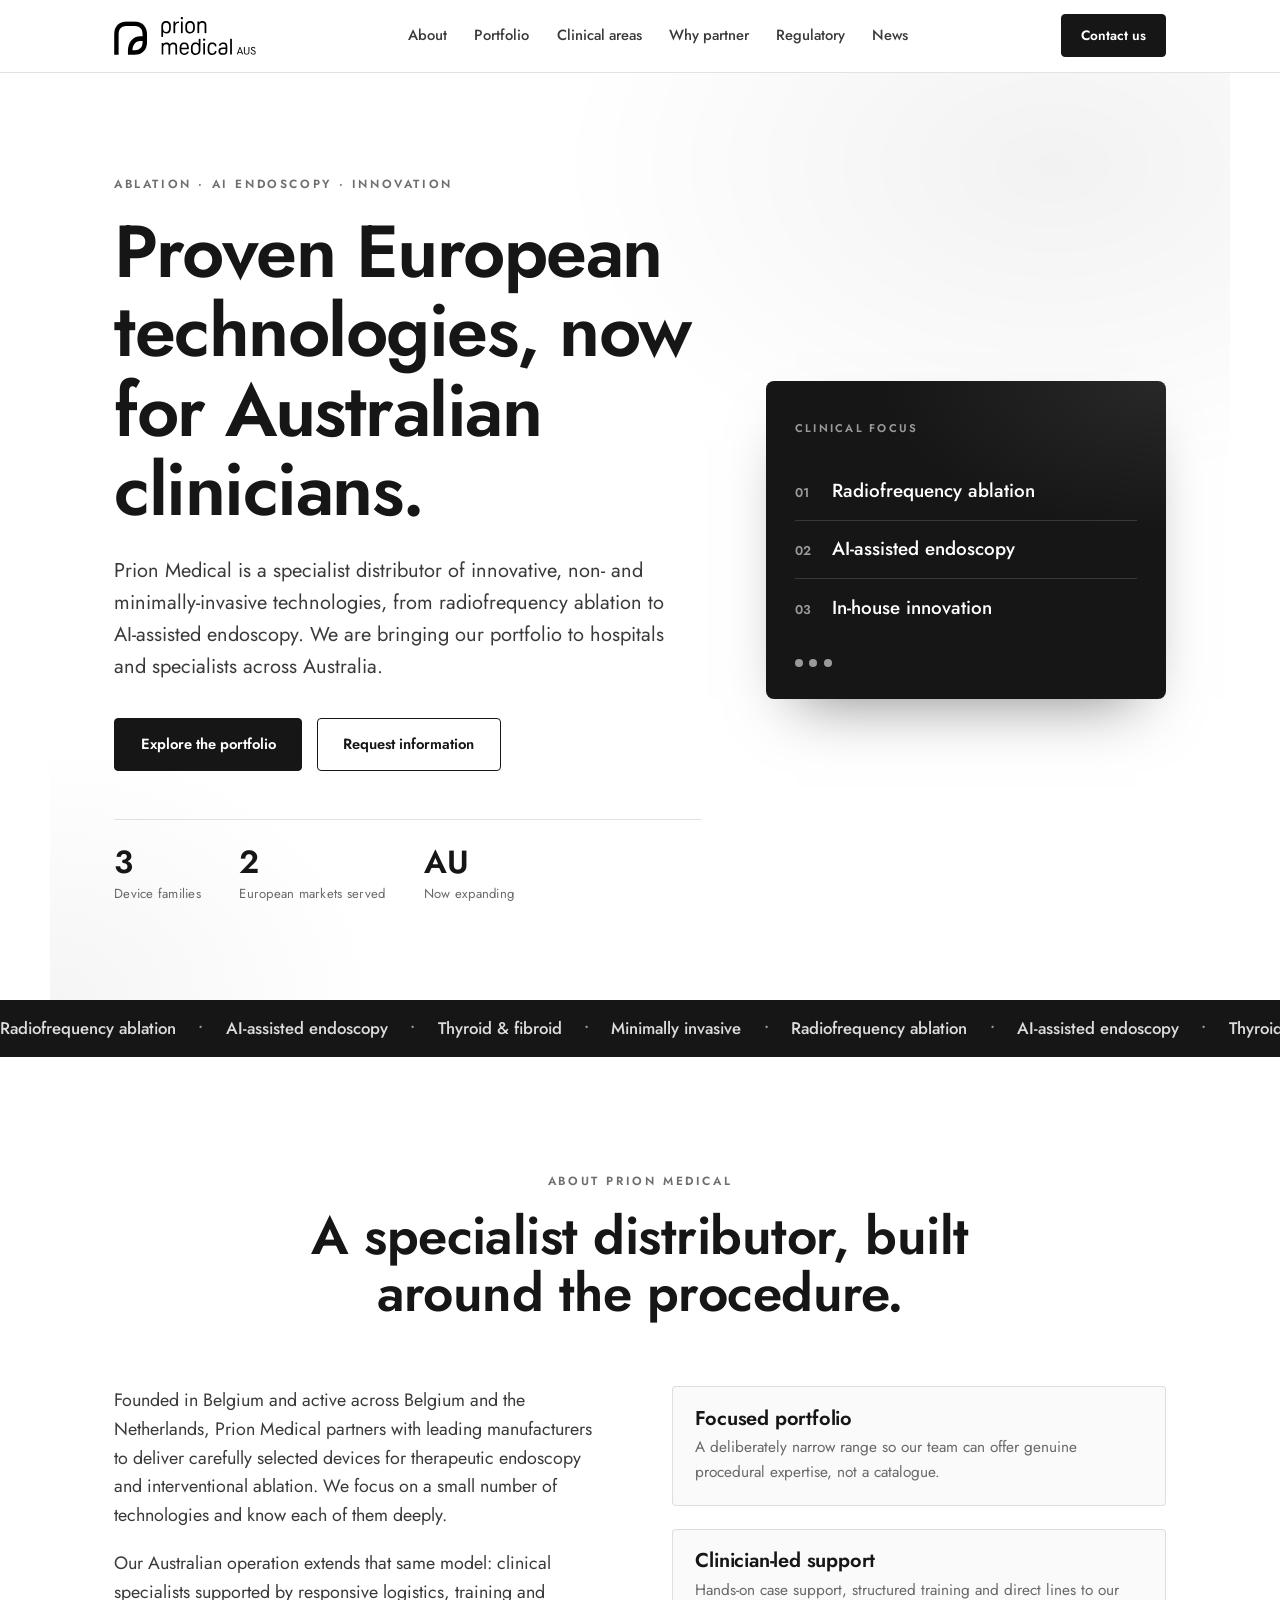
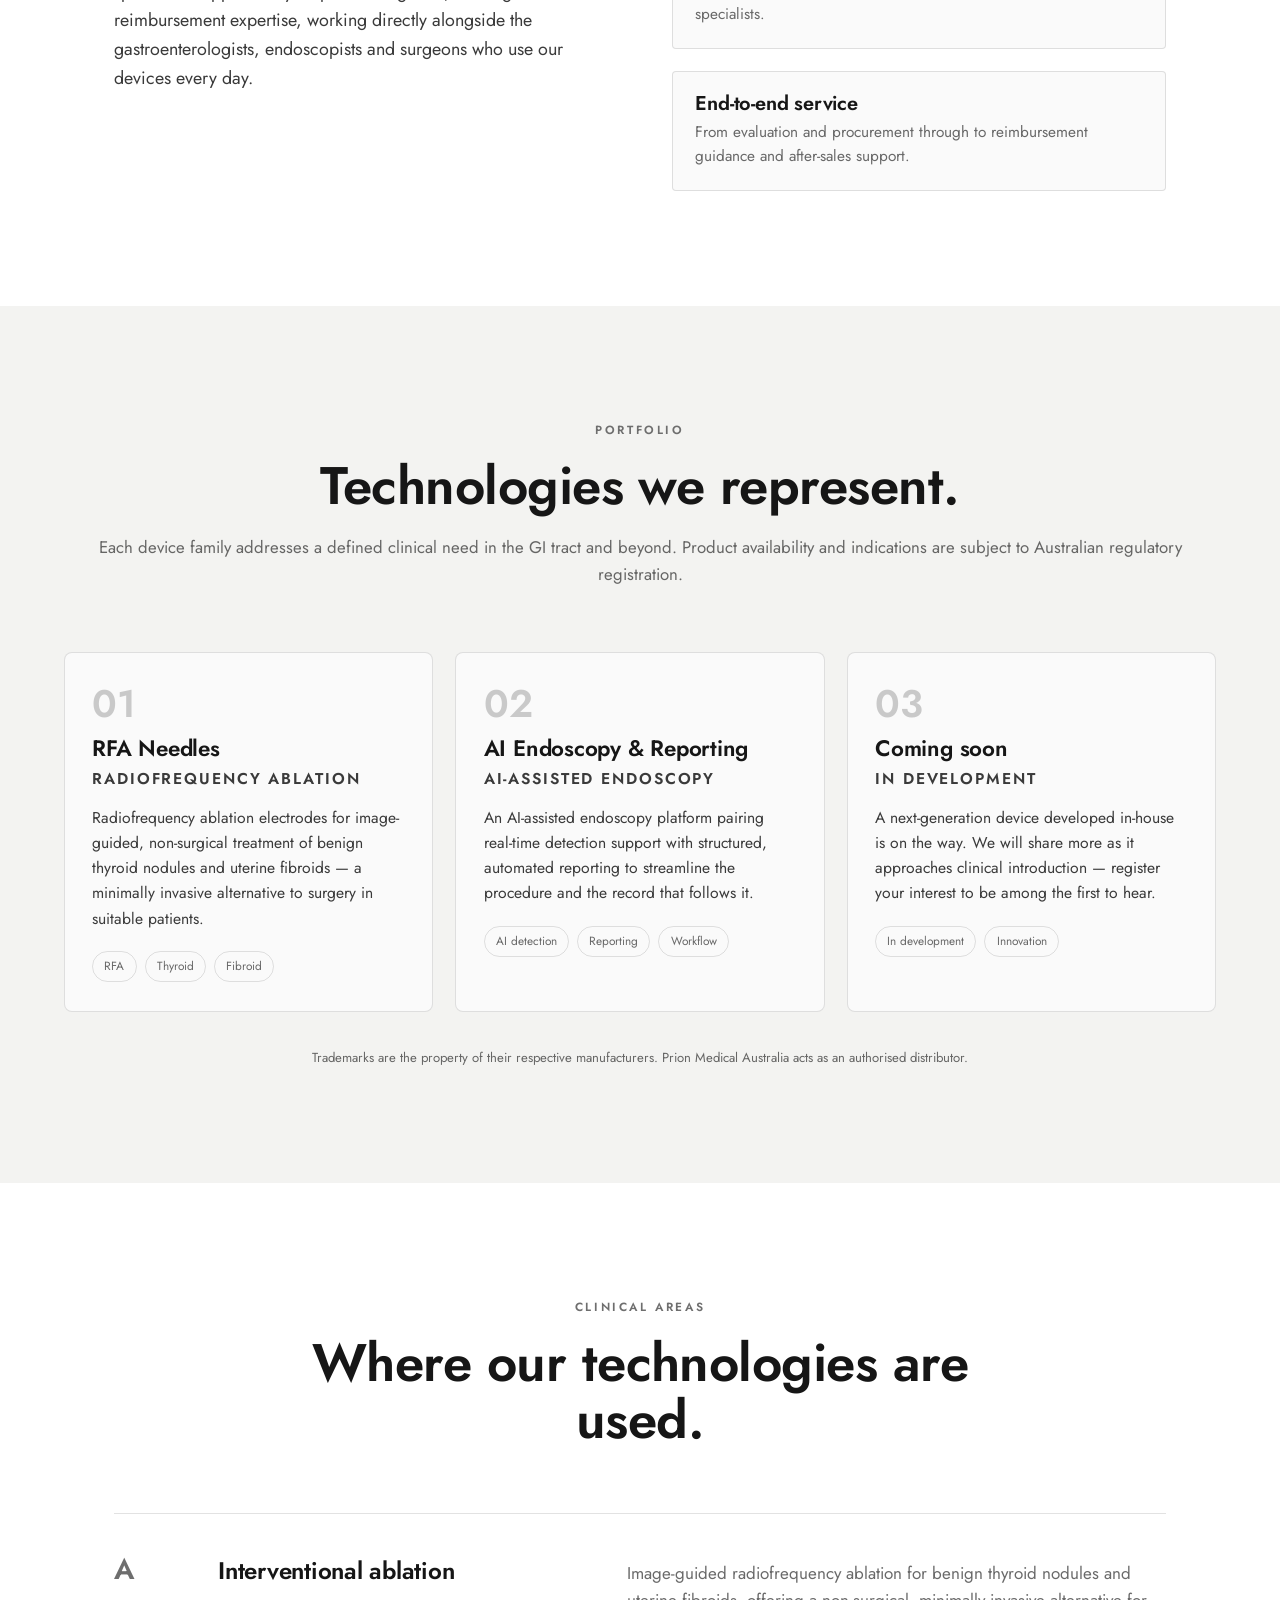
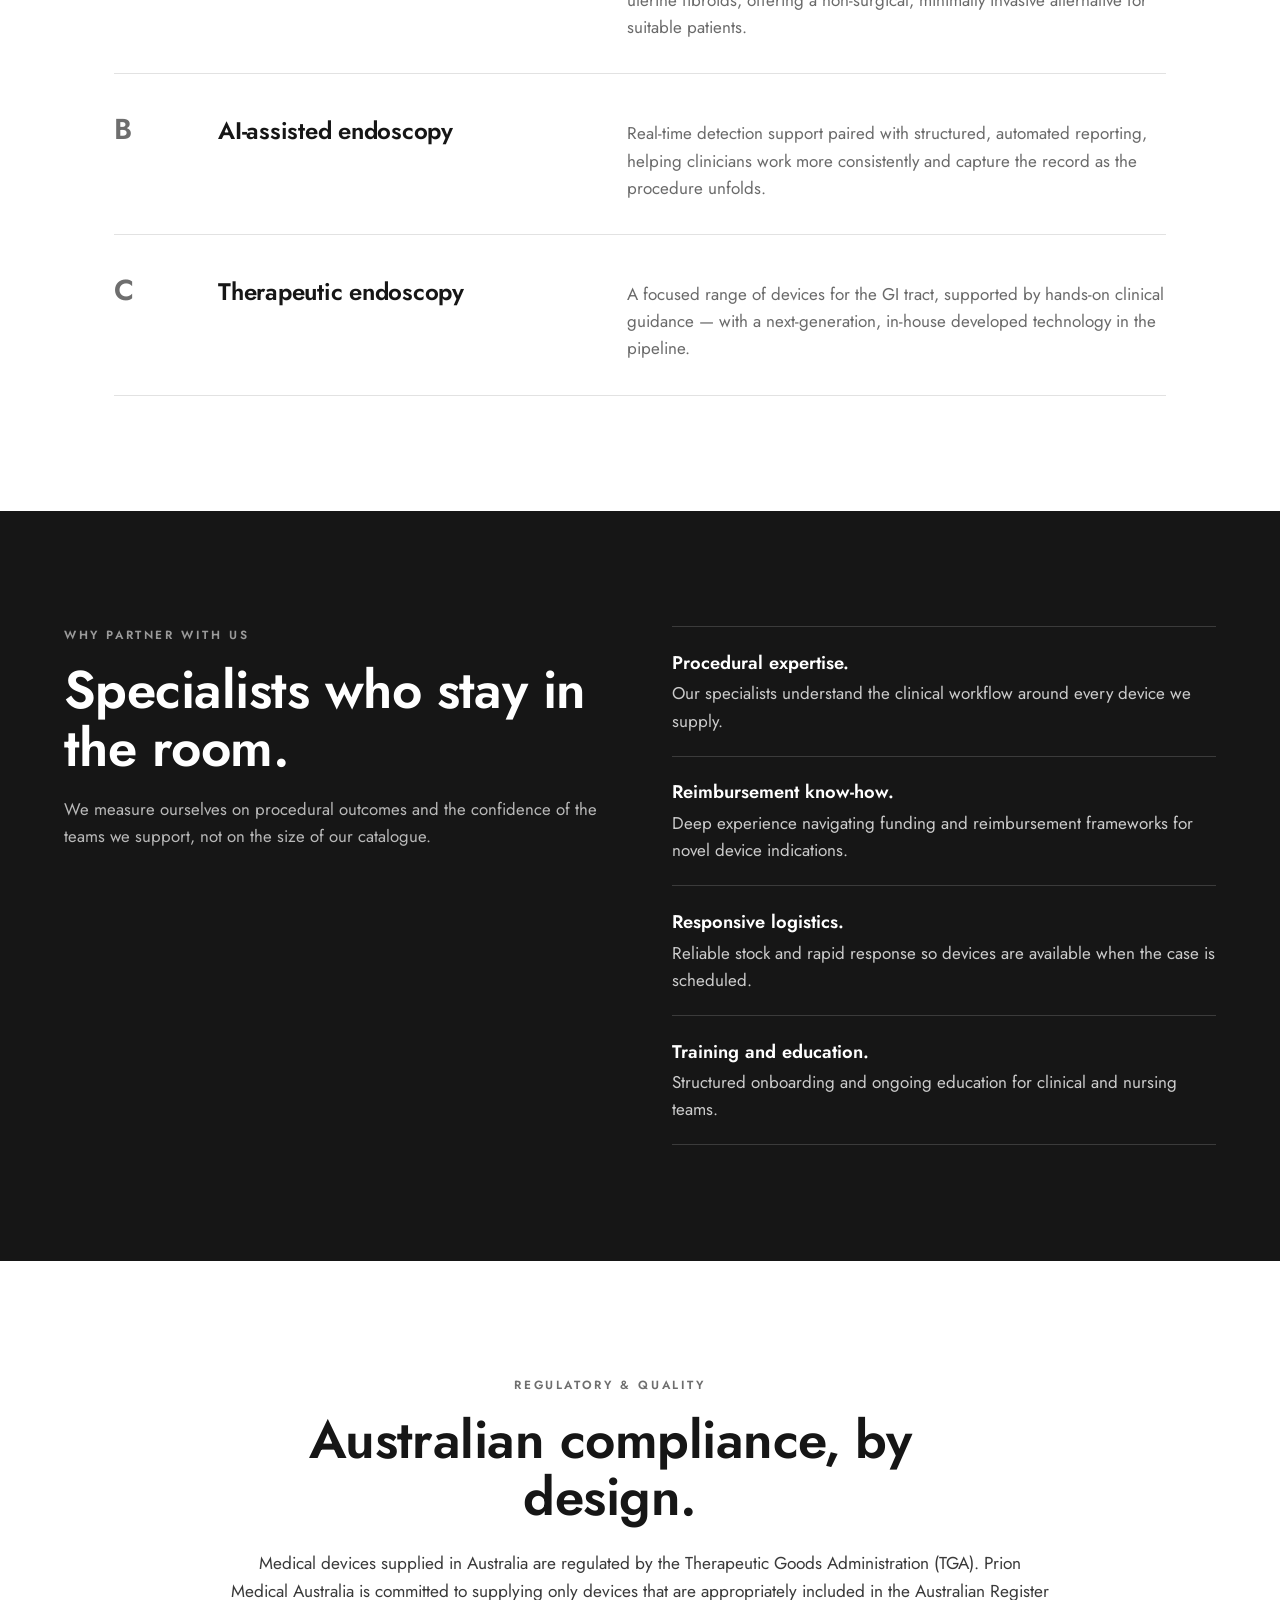
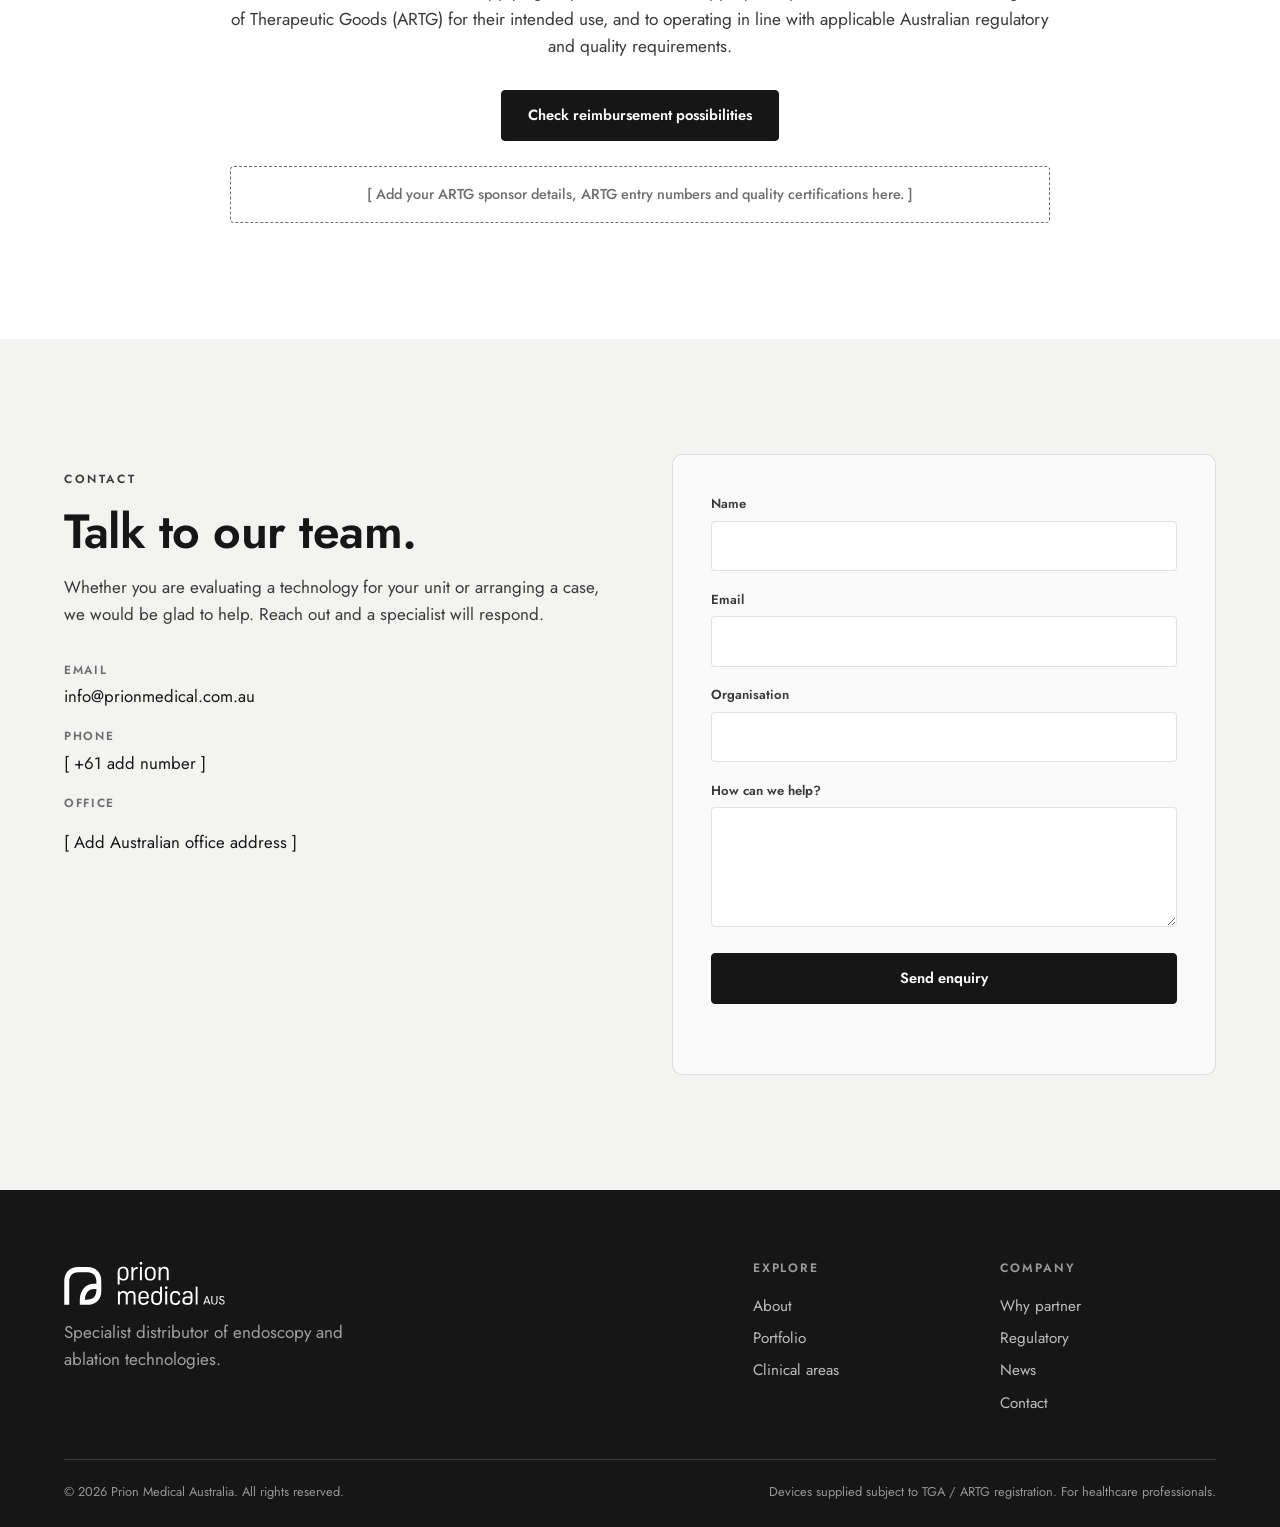
<file: index.html>
<!DOCTYPE html>
<html lang="en-AU">
<head>
  <meta charset="UTF-8" />
  <meta name="viewport" content="width=device-width, initial-scale=1.0" />
  <title>Prion Medical Australia — Advanced Endoscopy &amp; Ablation Technologies</title>
  <meta name="description" content="Prion Medical Australia brings innovative, non- and minimally-invasive technologies &mdash; radiofrequency ablation and AI-assisted endoscopy &mdash; to Australian clinicians and hospitals." />
  <link rel="preconnect" href="https://fonts.googleapis.com" />
  <link rel="preconnect" href="https://fonts.gstatic.com" crossorigin />
  <link href="https://fonts.googleapis.com/css2?family=Jost:wght@400;500;600;700&display=swap" rel="stylesheet" />
  <link rel="stylesheet" href="styles.css" />
</head>
<body>

  <a class="skip-link" href="#main">Skip to content</a>

  <!-- ===== NAV (component) ===== -->
  <site-header></site-header>

  <main id="main" tabindex="-1">

  <!-- ===== HERO ===== -->
  <section class="hero">
    <div class="hero__grid">
      <div class="hero__copy">
        <p class="eyebrow reveal">Ablation &middot; AI Endoscopy &middot; Innovation</p>
        <h1 class="reveal">Proven European technologies, now for Australian clinicians.</h1>
        <p class="hero__lead reveal">Prion Medical is a specialist distributor of innovative, non- and minimally-invasive technologies, from radiofrequency ablation to AI-assisted endoscopy. We are bringing our portfolio to hospitals and specialists across Australia.</p>
        <div class="hero__cta reveal">
          <a href="#portfolio" class="btn btn--solid">Explore the portfolio</a>
          <a href="#contact" class="btn btn--ghost">Request information</a>
        </div>
        <dl class="hero__stats reveal">
          <div><dt>3</dt><dd>Device families</dd></div>
          <div><dt>2</dt><dd>European markets served</dd></div>
          <div><dt>AU</dt><dd>Now expanding</dd></div>
        </dl>
      </div>

      <div class="hero__panel reveal" aria-hidden="true">
        <div class="hero__panel-inner">
          <span class="hero__tag">Clinical focus</span>
          <ul class="hero__list">
            <li><span>01</span> Radiofrequency ablation</li>
            <li><span>02</span> AI-assisted endoscopy</li>
            <li><span>03</span> In-house innovation</li>
          </ul>
          <div class="hero__pulse"><span></span><span></span><span></span></div>
        </div>
      </div>
    </div>
    <div class="hero__bg" aria-hidden="true"></div>
  </section>

  <!-- ===== MARQUEE (component) ===== -->
  <site-marquee></site-marquee>

  <!-- ===== ABOUT ===== -->
  <section class="section about" id="about">
    <div class="section__head">
      <p class="eyebrow">About Prion Medical</p>
      <h2>A specialist distributor, built around the procedure.</h2>
    </div>
    <div class="about__grid">
      <div class="about__lead">
        <p>Founded in Belgium and active across Belgium and the Netherlands, Prion Medical partners with leading manufacturers to deliver carefully selected devices for therapeutic endoscopy and interventional ablation. We focus on a small number of technologies and know each of them deeply.</p>
        <p>Our Australian operation extends that same model: clinical specialists supported by responsive logistics, training and reimbursement expertise, working directly alongside the gastroenterologists, endoscopists and surgeons who use our devices every day.</p>
      </div>
      <ul class="about__values">
        <li>
          <h3>Focused portfolio</h3>
          <p>A deliberately narrow range so our team can offer genuine procedural expertise, not a catalogue.</p>
        </li>
        <li>
          <h3>Clinician-led support</h3>
          <p>Hands-on case support, structured training and direct lines to our specialists.</p>
        </li>
        <li>
          <h3>End-to-end service</h3>
          <p>From evaluation and procurement through to reimbursement guidance and after-sales support.</p>
        </li>
      </ul>
    </div>
  </section>

  <!-- ===== PORTFOLIO ===== -->
  <section class="section portfolio" id="portfolio">
    <div class="section__head">
      <p class="eyebrow">Portfolio</p>
      <h2>Technologies we represent.</h2>
      <p class="section__sub">Each device family addresses a defined clinical need in the GI tract and beyond. Product availability and indications are subject to Australian regulatory registration.</p>
    </div>
    <!-- cards + footnote rendered by the component -->
    <portfolio-grid></portfolio-grid>
  </section>

  <!-- ===== CLINICAL AREAS ===== -->
  <section class="section clinical" id="clinical">
    <div class="section__head">
      <p class="eyebrow">Clinical areas</p>
      <h2>Where our technologies are used.</h2>
    </div>
    <!-- lettered rows rendered by the component -->
    <clinical-list></clinical-list>
  </section>

  <!-- ===== WHY PARTNER ===== -->
  <section class="section partner" id="partner">
    <div class="partner__grid">
      <div class="section__head section__head--left">
        <p class="eyebrow">Why partner with us</p>
        <h2>Specialists who stay in the room.</h2>
        <p class="section__sub">We measure ourselves on procedural outcomes and the confidence of the teams we support, not on the size of our catalogue.</p>
      </div>
      <!-- bullet list rendered by the component -->
      <partner-list></partner-list>
    </div>
  </section>

  <!-- ===== COMPLIANCE ===== -->
  <section class="section compliance" id="compliance">
    <div class="compliance__inner">
      <div class="section__head section__head--left">
        <p class="eyebrow">Regulatory &amp; quality</p>
        <h2>Australian compliance, by design.</h2>
      </div>
      <p class="compliance__text">Medical devices supplied in Australia are regulated by the Therapeutic Goods Administration (TGA). Prion Medical Australia is committed to supplying only devices that are appropriately included in the Australian Register of Therapeutic Goods (ARTG) for their intended use, and to operating in line with applicable Australian regulatory and quality requirements.</p>
      <reimbursement-check></reimbursement-check>
      <p class="compliance__placeholder">[ Add your ARTG sponsor details, ARTG entry numbers and quality certifications here. ]</p>
    </div>
  </section>

  <!-- ===== CONTACT ===== -->
  <section class="section contact" id="contact">
    <div class="contact__grid">
      <div class="contact__copy">
        <p class="eyebrow">Contact</p>
        <h2>Talk to our team.</h2>
        <p>Whether you are evaluating a technology for your unit or arranging a case, we would be glad to help. Reach out and a specialist will respond.</p>
        <div class="contact__details">
          <div><span>Email</span><a href="mailto:info@prionmedical.com.au">info@prionmedical.com.au</a></div>
          <div><span>Phone</span><a href="tel:+61000000000">[ +61 add number ]</a></div>
          <div><span>Office</span><p>[ Add Australian office address ]</p></div>
        </div>
      </div>

      <div class="contact__formwrap">
        <!-- form + validation handled by the component -->
        <contact-form></contact-form>
      </div>
    </div>
  </section>

  </main>

  <!-- ===== FOOTER (component) ===== -->
  <site-footer></site-footer>

  <script type="module" src="js/main.js"></script>
</body>
</html>
</file>
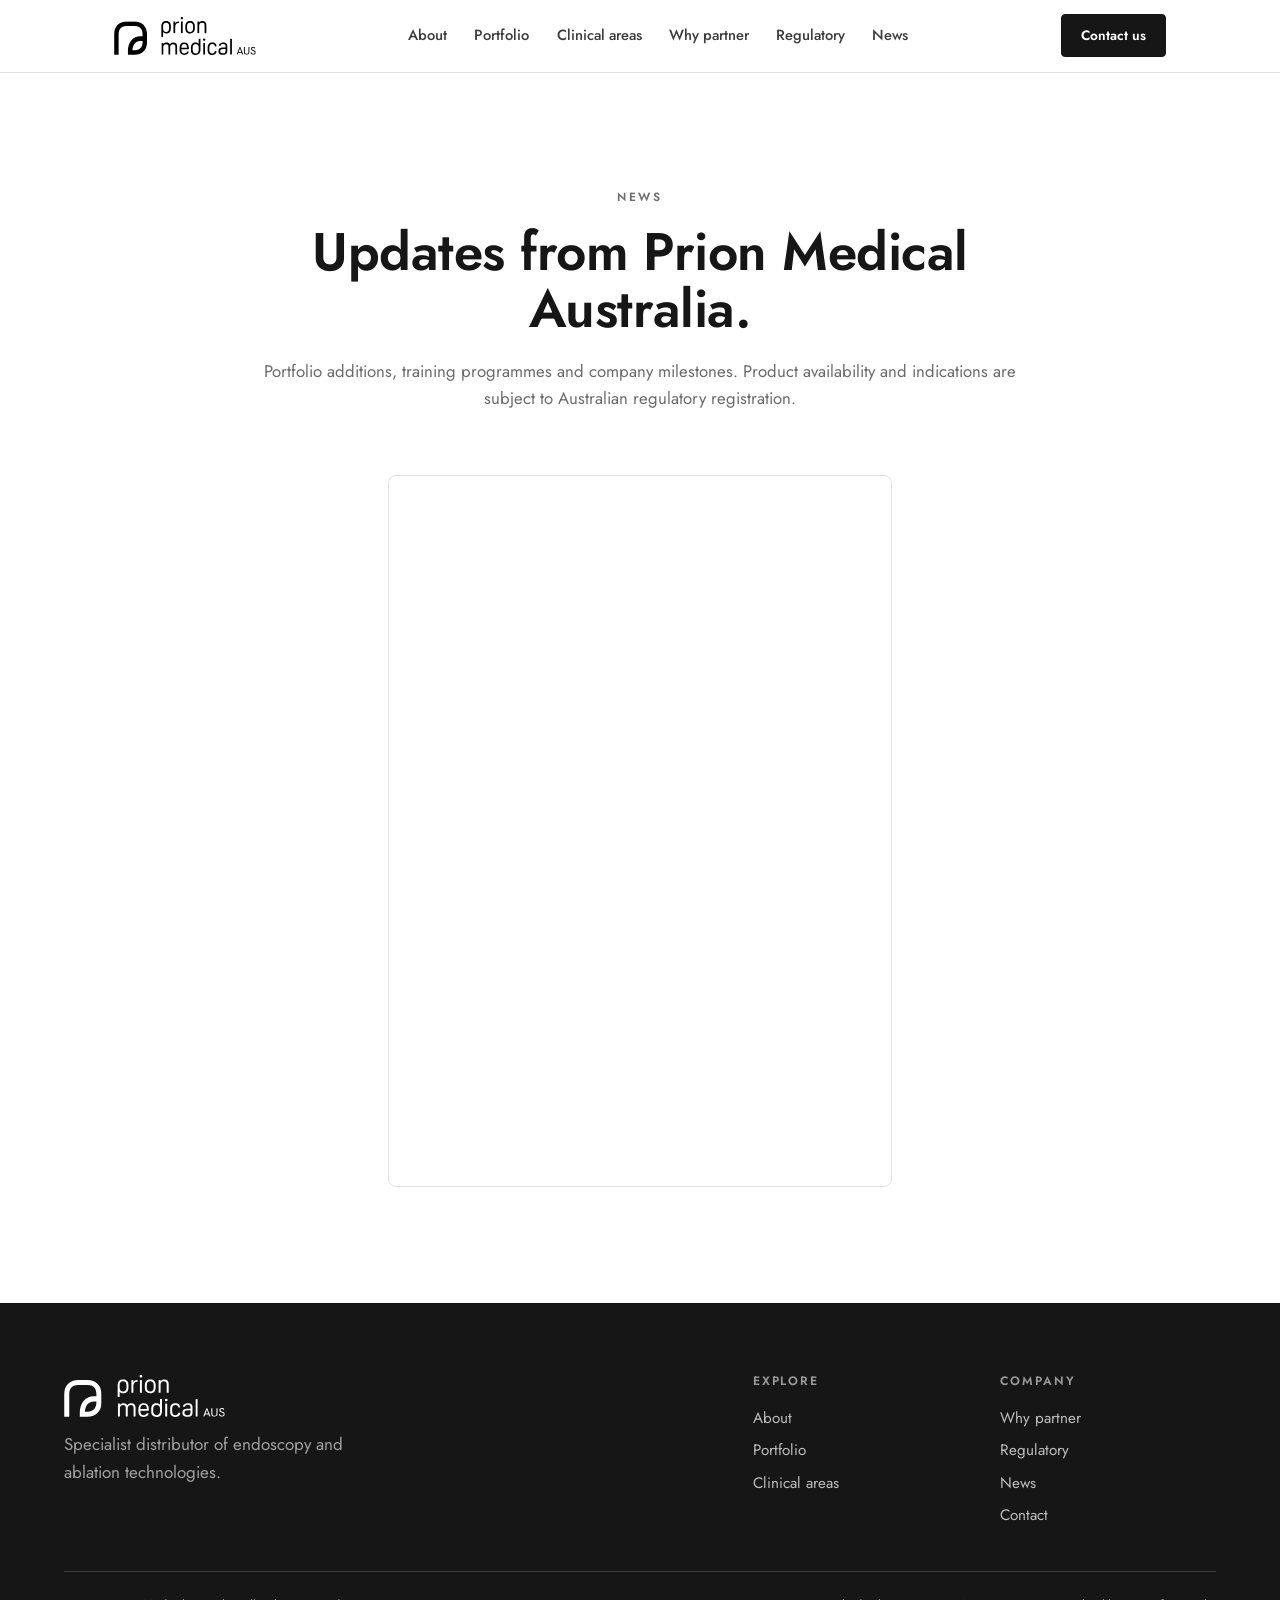
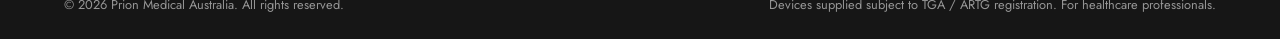
<file: news.html>
<!DOCTYPE html>
<html lang="en-AU">
<head>
  <meta charset="UTF-8" />
  <meta name="viewport" content="width=device-width, initial-scale=1.0" />
  <title>News — Prion Medical Australia</title>
  <meta name="description" content="Latest news and announcements from Prion Medical Australia: portfolio updates, training programmes and company milestones in therapeutic endoscopy and ablation." />
  <link rel="preconnect" href="https://fonts.googleapis.com" />
  <link rel="preconnect" href="https://fonts.gstatic.com" crossorigin />
  <link href="https://fonts.googleapis.com/css2?family=Jost:wght@400;500;600;700&display=swap" rel="stylesheet" />
  <link rel="stylesheet" href="styles.css" />
</head>
<body>

  <a class="skip-link" href="#main">Skip to content</a>

  <!-- ===== NAV (component) ===== -->
  <site-header></site-header>

  <main id="main" tabindex="-1">

  <!-- ===== NEWS ===== -->
  <section class="section news" id="news">
    <div class="section__head">
      <p class="eyebrow">News</p>
      <h2>Updates from Prion Medical Australia.</h2>
      <p class="section__sub">Portfolio additions, training programmes and company milestones. Product availability and indications are subject to Australian regulatory registration.</p>
    </div>
    <!-- dated entries rendered by the component -->
    <news-list></news-list>
  </section>

  </main>

  <!-- ===== FOOTER (component) ===== -->
  <site-footer></site-footer>

  <script type="module" src="js/main.js"></script>
</body>
</html>
</file>
<file: styles.css>
/* =========================================================
   Prion Medical Australia — styles.css
   Aesthetic: clean clinical-minimal
   Black · white · greyscale  ·  Jost (geometric sans)
   ---------------------------------------------------------
   Structure
     1. Design tokens          5. Sections
     2. Base / reset           6. Forms
     3. Components (custom el)  7. Footer
     4. Layout helpers         8. Motion & accessibility
   ========================================================= */

/* ----------------------------------------------------------
   1. Design tokens
   ---------------------------------------------------------- */
:root {
  /* Brand palette */
  --ink: #161616;          /* primary text + dark surfaces */
  --ink-soft: #3a3a3a;     /* secondary paragraph text */
  --accent: #161616;       /* strong accent (= ink) for buttons / marks */
  --accent-soft: #9a9a9a;  /* grey accent on dark backgrounds */

  /* Surfaces */
  --paper: #ffffff;        /* page background */
  --paper-2: #f3f3f1;      /* alternating section background */
  --card: #fafafa;         /* card / form surfaces */

  /* Greys & lines */
  --grey: #6e6e6e;         /* mid grey: eyebrows, labels */
  --grey-2: #c9c9c9;       /* light grey: oversized index numbers */
  --line: rgba(22, 22, 22, 0.12);
  --muted: rgba(22, 22, 22, 0.64);

  /* Typography */
  --display: "Jost", system-ui, -apple-system, "Segoe UI", sans-serif;
  --body: "Jost", system-ui, -apple-system, "Segoe UI", sans-serif;

  /* Layout scale */
  --maxw: 1180px;
  --pad: clamp(1.25rem, 5vw, 5rem);
  --radius: 4px;

  /* Elevation */
  --shadow-panel: 0 30px 60px -30px rgba(0, 0, 0, 0.5);
  --shadow-card: 0 24px 48px -28px rgba(0, 0, 0, 0.45);
}

/* ----------------------------------------------------------
   2. Base / reset
   ---------------------------------------------------------- */
* { box-sizing: border-box; margin: 0; padding: 0; }

html { scroll-behavior: smooth; -webkit-text-size-adjust: 100%; scroll-padding-top: 90px; }

body {
  font-family: var(--body);
  background: var(--paper);
  color: var(--ink);
  line-height: 1.6;
  font-size: 17px;
  -webkit-font-smoothing: antialiased;
  overflow-x: hidden;
}

h1, h2, h3, h4 { font-family: var(--display); font-weight: 600; line-height: 1.08; letter-spacing: -0.01em; }
a { color: inherit; text-decoration: none; }
img, svg { display: block; max-width: 100%; }

/* ----------------------------------------------------------
   3. Components (custom elements)
   ---------------------------------------------------------
   Each custom element renders its markup transparently: it
   adds no box of its own, so the rendered children behave
   exactly as if written directly in the page, and every
   selector below keeps working unchanged.
   ---------------------------------------------------------- */
site-header, site-footer, site-marquee,
portfolio-grid, clinical-list, partner-list,
contact-form, product-card, news-list,
reimbursement-check { display: contents; }

/* ----------------------------------------------------------
   4. Layout helpers
   ---------------------------------------------------------- */
.section { padding: clamp(4rem, 9vw, 8rem) var(--pad); max-width: var(--maxw); margin: 0 auto; }
.eyebrow {
  font-family: var(--body); font-weight: 600; font-size: 0.74rem;
  letter-spacing: 0.22em; text-transform: uppercase; color: var(--grey);
  margin-bottom: 1.1rem;
}
.section__head { max-width: 760px; margin: 0 auto clamp(2.5rem, 5vw, 4rem); text-align: center; }
.section__head--left { text-align: left; margin-left: 0; margin-right: 0; }
.section__head h2 { font-size: clamp(2rem, 4.5vw, 3.3rem); }
.section__sub { margin-top: 1.2rem; color: var(--muted); font-size: 1.05rem; }

/* ---------- buttons ---------- */
.btn {
  display: inline-flex; align-items: center; justify-content: center; gap: .5rem;
  font-family: var(--body); font-weight: 600; font-size: 0.92rem;
  padding: 0.85rem 1.6rem; border-radius: var(--radius);
  border: 1.5px solid var(--ink); cursor: pointer;
  transition: transform .25s ease, background .25s ease, color .25s ease, box-shadow .25s ease, border-color .25s ease;
}
.btn--solid { background: var(--ink); color: var(--paper); }
.btn--solid:hover { background: #333333; border-color: #333333; transform: translateY(-2px); }
.btn--ghost { background: transparent; color: var(--ink); }
.btn--ghost:hover { background: var(--ink); color: var(--paper); transform: translateY(-2px); }
.btn--full { width: 100%; }
.btn--nav { padding: 0.6rem 1.2rem; font-size: 0.85rem; background: var(--ink); color: var(--paper); border-color: var(--ink); }
.btn--nav:hover { background: #333333; border-color: #333333; }

/* ---------- nav ---------- */
.nav {
  position: sticky; top: 0; z-index: 50;
  background: rgba(255, 255, 255, 0.82);
  backdrop-filter: saturate(140%) blur(12px);
  border-bottom: 1px solid var(--line);
}
.nav__inner {
  max-width: var(--maxw); margin: 0 auto;
  padding: 0.9rem var(--pad);
  display: flex; align-items: center; justify-content: space-between; gap: 1.5rem;
}
.brand { display: flex; align-items: center; gap: .6rem; color: var(--ink); }
.brand__logo { height: 37.5px; width: auto; } /* 25% larger than the original 30px */
.brand__mark { color: var(--ink); display: grid; place-items: center; }
.brand__text { font-family: var(--display); font-weight: 600; font-size: 1.15rem; letter-spacing: -0.01em; }
.brand__region {
  font-family: var(--body); font-weight: 600; font-size: 0.62rem;
  letter-spacing: 0.18em; text-transform: uppercase; color: var(--grey);
  margin-left: .45rem; vertical-align: middle;
}
.nav__links { display: flex; gap: 1.7rem; }
.nav__links a { font-size: 0.92rem; font-weight: 500; position: relative; padding: .2rem 0; color: var(--ink-soft); }
.nav__links a::after {
  content: ""; position: absolute; left: 0; bottom: -2px; height: 1.5px; width: 0;
  background: var(--ink); transition: width .25s ease;
}
.nav__links a:hover { color: var(--ink); }
.nav__links a:hover::after { width: 100%; }
.nav__toggle { display: none; flex-direction: column; gap: 4px; background: none; border: none; cursor: pointer; padding: .4rem; }
.nav__toggle span { width: 22px; height: 2px; background: var(--ink); border-radius: 2px; transition: .3s; }

/* ---------- hero ---------- */
.hero { position: relative; padding: clamp(3.5rem, 8vw, 7rem) var(--pad) clamp(4rem, 8vw, 6rem); max-width: var(--maxw); margin: 0 auto; }
.hero__grid { position: relative; z-index: 2; display: grid; grid-template-columns: 1.25fr 0.85fr; gap: clamp(2rem, 5vw, 4rem); align-items: center; }
.hero__copy h1 { font-size: clamp(2.6rem, 6vw, 4.6rem); letter-spacing: -0.02em; }
.hero__lead { margin-top: 1.6rem; font-size: clamp(1.05rem, 1.6vw, 1.25rem); color: var(--ink-soft); max-width: 46ch; }
.hero__cta { margin-top: 2.2rem; display: flex; flex-wrap: wrap; gap: .9rem; }
.hero__stats { margin-top: 3rem; display: flex; gap: 2.4rem; border-top: 1px solid var(--line); padding-top: 1.6rem; }
.hero__stats dt { font-family: var(--display); font-weight: 600; font-size: 2rem; color: var(--ink); line-height: 1; }
.hero__stats dd { font-size: 0.82rem; color: var(--muted); margin-top: .35rem; letter-spacing: .02em; }

.hero__panel { position: relative; }
.hero__panel-inner {
  background: var(--ink); color: var(--paper); border-radius: 8px;
  padding: 2rem 1.8rem; position: relative; overflow: hidden;
  box-shadow: var(--shadow-panel);
}
.hero__panel-inner::before {
  content: ""; position: absolute; inset: 0;
  background: radial-gradient(120% 80% at 100% 0%, rgba(255,255,255,.08), transparent 60%);
}
.hero__tag {
  position: relative; font-size: 0.7rem; letter-spacing: .2em; text-transform: uppercase;
  color: var(--accent-soft); font-weight: 600;
}
.hero__list { position: relative; list-style: none; margin-top: 1.4rem; }
.hero__list li {
  display: flex; align-items: baseline; gap: .8rem;
  padding: .85rem 0; border-bottom: 1px solid rgba(255,255,255,.14);
  font-family: var(--display); font-weight: 500; font-size: 1.18rem;
}
.hero__list li:last-child { border-bottom: none; }
.hero__list span { color: var(--accent-soft); font-family: var(--body); font-size: .8rem; font-weight: 600; min-width: 1.5rem; }
.hero__pulse { position: relative; display: flex; gap: .4rem; margin-top: 1.4rem; }
.hero__pulse span { width: 8px; height: 8px; border-radius: 50%; background: var(--accent-soft); animation: pulse 1.4s infinite ease-in-out; }
.hero__pulse span:nth-child(2){ animation-delay:.2s } .hero__pulse span:nth-child(3){ animation-delay:.4s }
@keyframes pulse { 0%,100%{opacity:.3; transform:scale(.8)} 50%{opacity:1; transform:scale(1.15)} }

.hero__bg {
  position: absolute; inset: 0; z-index: 1; pointer-events: none;
  background:
    radial-gradient(60% 50% at 85% 10%, rgba(0,0,0,.05), transparent 70%),
    radial-gradient(40% 40% at 0% 100%, rgba(0,0,0,.04), transparent 70%);
}

/* ---------- marquee ---------- */
.marquee { background: var(--ink); color: var(--paper); overflow: hidden; padding: .85rem 0; border-block: 1px solid var(--ink); }
.marquee__track { display: inline-flex; gap: 1.4rem; white-space: nowrap; animation: scroll 28s linear infinite; }
.marquee__track span { font-family: var(--display); font-weight: 500; font-size: 1.05rem; opacity: .85; }
.marquee__track span:nth-child(even){ color: var(--accent-soft); opacity: 1; }
@keyframes scroll { to { transform: translateX(-50%); } }

/* ----------------------------------------------------------
   5. Sections
   ---------------------------------------------------------- */
/* ---------- about ---------- */
.about__grid { display: grid; grid-template-columns: 1fr 1fr; gap: clamp(2rem,5vw,4rem); align-items: start; }
.about__lead p { font-size: 1.12rem; color: var(--ink-soft); }
.about__lead p + p { margin-top: 1.2rem; }
.about__values { list-style: none; display: grid; gap: 1.4rem; }
.about__values li { padding: 1.3rem 1.4rem; background: var(--card); border: 1px solid var(--line); border-radius: var(--radius); transition: transform .25s ease, box-shadow .25s ease; }
.about__values li:hover { transform: translateX(6px); box-shadow: -6px 0 0 0 var(--ink); }
.about__values h3 { font-size: 1.25rem; margin-bottom: .35rem; }
.about__values p { font-size: .96rem; color: var(--muted); }

/* ---------- portfolio ---------- */
.portfolio { background: var(--paper-2); max-width: 100%; }
.portfolio > * { max-width: var(--maxw); margin-inline: auto; }
.cards { display: grid; grid-template-columns: repeat(3, 1fr); gap: 1.4rem; }
.card {
  background: var(--card); border: 1px solid var(--line); border-radius: 8px;
  padding: 2rem 1.7rem 1.8rem; position: relative; overflow: hidden;
  transition: transform .3s ease, box-shadow .3s ease, border-color .3s ease;
}
.card::after { content:""; position:absolute; left:0; top:0; height:3px; width:0; background:var(--ink); transition:width .35s ease; }
.card:hover { transform: translateY(-6px); box-shadow: var(--shadow-card); border-color: transparent; }
.card:hover::after { width: 100%; }
.card__index { font-family: var(--display); font-weight: 600; font-size: 2.4rem; color: var(--grey-2); line-height: 1; }
.card h3 { font-size: 1.4rem; margin-top: .8rem; }
.card__cat { font-size: .76rem; letter-spacing: .12em; text-transform: uppercase; color: var(--grey); font-weight: 600; margin: .35rem 0 .9rem; }
.card p { color: var(--ink-soft); font-size: .98rem; }
.card__tags { list-style: none; display: flex; flex-wrap: wrap; gap: .5rem; margin-top: 1.3rem; }
.card__tags li { font-size: .74rem; padding: .3rem .7rem; border: 1px solid var(--line); border-radius: 100px; color: var(--muted); }
.portfolio__note { text-align: center; margin-top: 2.2rem; font-size: .82rem; color: var(--muted); }

/* ---------- clinical ---------- */
.clinical__rows { display: grid; gap: 0; border-top: 1px solid var(--line); }
.crow {
  display: grid; grid-template-columns: 80px 1fr 1.4fr; gap: 1.5rem; align-items: baseline;
  padding: 2rem 0; border-bottom: 1px solid var(--line);
  transition: padding-left .3s ease;
}
.crow:hover { padding-left: 1rem; }
.crow__num { font-family: var(--display); font-weight: 600; font-size: 1.8rem; color: var(--grey); }
.crow__title h3 { font-size: 1.5rem; }
.crow__body p { color: var(--muted); }

/* ---------- partner ---------- */
.partner { background: var(--ink); color: var(--paper); max-width: 100%; }
.partner__grid { max-width: var(--maxw); margin: 0 auto; display: grid; grid-template-columns: 1fr 1fr; gap: clamp(2rem,5vw,4rem); align-items: start; }
.partner .eyebrow { color: var(--accent-soft); }
.partner .section__sub { color: rgba(255,255,255,.7); }
.partner__list { list-style: none; display: grid; gap: 0; }
.partner__list li { padding: 1.3rem 0; border-bottom: 1px solid rgba(255,255,255,.16); color: rgba(255,255,255,.78); }
.partner__list li:first-child { border-top: 1px solid rgba(255,255,255,.16); }
.partner__list strong { color: var(--paper); font-family: var(--display); font-weight: 600; display: block; margin-bottom: .2rem; font-size: 1.15rem; }

/* ---------- compliance ---------- */
.compliance__inner { max-width: 820px; margin: 0 auto; text-align: center; }
.compliance .section__head { text-align: center; margin-bottom: 1.5rem; }
.compliance__text { color: var(--ink-soft); font-size: 1.08rem; }
.compliance__placeholder {
  margin-top: 1.6rem; padding: 1rem 1.4rem; border: 1.5px dashed var(--grey);
  border-radius: var(--radius); color: var(--grey); font-size: .9rem; font-weight: 500;
}
.reimbursement__trigger { margin-top: 1.8rem; }

/* ---------- reimbursement modal ---------- */
.reimbursement__overlay {
  position: fixed; inset: 0; z-index: 100;
  display: flex; align-items: center; justify-content: center;
  padding: 1.5rem; background: rgba(22, 22, 22, .55);
  backdrop-filter: blur(3px);
}
.reimbursement__overlay[hidden] { display: none; }
.reimbursement__dialog {
  position: relative; width: 100%; max-width: 540px;
  max-height: 90vh; overflow-y: auto;
  background: var(--card); border: 1px solid var(--line); border-radius: 12px;
  padding: clamp(1.6rem, 4vw, 2.6rem); text-align: left;
  box-shadow: 0 24px 60px rgba(22, 22, 22, .25);
}
.reimbursement__dialog h3 { font-size: clamp(1.4rem, 3vw, 1.9rem); margin: .3rem 0 .6rem; }
.reimbursement__intro { color: var(--ink-soft); font-size: 1rem; margin-bottom: 1.6rem; }
.reimbursement__close {
  position: absolute; top: .8rem; right: .8rem;
  width: 2.2rem; height: 2.2rem; display: flex; align-items: center; justify-content: center;
  font-size: 1.6rem; line-height: 1; color: var(--ink-soft);
  background: transparent; border: none; border-radius: var(--radius); cursor: pointer;
  transition: background .2s ease, color .2s ease;
}
.reimbursement__close:hover { background: var(--paper-2); color: var(--ink); }
.field__row { display: grid; grid-template-columns: 1fr 1fr; gap: 1rem; }
.field__legend { display: block; font-size: .82rem; font-weight: 600; margin-bottom: .5rem; color: var(--ink-soft); }
.field__choices { display: flex; gap: 1.5rem; }
.choice { display: inline-flex; align-items: center; gap: .45rem; font-size: .95rem; color: var(--ink); cursor: pointer; }
.choice input { width: auto; accent-color: var(--ink); }
@media (max-width: 520px) { .field__row { grid-template-columns: 1fr; } }

/* ---------- news ---------- */
.news__list { display: grid; gap: 0; border-top: 1px solid var(--line); max-width: 860px; margin: 0 auto; }
.news-item { padding: 2.2rem 0; border-bottom: 1px solid var(--line); transition: padding-left .3s ease; }
.news-item:hover { padding-left: 1rem; }
.news-item__meta { display: flex; align-items: center; gap: 1rem; margin-bottom: .7rem; }
.news-item__meta time { font-size: .82rem; letter-spacing: .08em; text-transform: uppercase; color: var(--grey); font-weight: 600; }
.news-item__tag { font-size: .7rem; letter-spacing: .12em; text-transform: uppercase; font-weight: 600; color: var(--muted); padding: .25rem .65rem; border: 1px solid var(--line); border-radius: 100px; }
.news-item h3 { font-size: clamp(1.3rem, 2.5vw, 1.7rem); }
.news-item p { margin-top: .6rem; color: var(--ink-soft); font-size: 1.02rem; }
.news__embed { display: flex; justify-content: center; }
.news__embed-frame { width: 100%; max-width: 504px; height: 712px; border: 1px solid var(--line); border-radius: 8px; }

/* ----------------------------------------------------------
   6. Forms (contact)
   ---------------------------------------------------------- */
.contact { max-width: 100%; background: var(--paper-2); }
.contact__grid { max-width: var(--maxw); margin: 0 auto; display: grid; grid-template-columns: 1fr 1fr; gap: clamp(2rem,5vw,4rem); align-items: start; }
.contact__copy h2 { font-size: clamp(2rem,4vw,3rem); }
.contact__copy p { margin-top: 1rem; color: var(--ink-soft); }
.contact__details { margin-top: 2rem; display: grid; gap: 1.1rem; }
.contact__details span { display: block; font-size: .74rem; letter-spacing: .14em; text-transform: uppercase; color: var(--grey); font-weight: 600; margin-bottom: .2rem; }
.contact__details a, .contact__details p { font-size: 1.05rem; color: var(--ink); }
.contact__details a:hover { color: var(--grey); }

.contact__formwrap { background: var(--card); border: 1px solid var(--line); border-radius: 10px; padding: clamp(1.5rem, 3vw, 2.4rem); }
.field { margin-bottom: 1.1rem; }
.field label { display: block; font-size: .82rem; font-weight: 600; margin-bottom: .4rem; color: var(--ink-soft); }
.field input, .field textarea {
  width: 100%; font-family: var(--body); font-size: 16px; color: var(--ink);
  padding: .8rem .9rem; border: 1.5px solid var(--line); border-radius: var(--radius);
  background: var(--paper); transition: border-color .2s ease, box-shadow .2s ease;
}
.field input:focus, .field textarea:focus { outline: none; border-color: var(--ink); box-shadow: 0 0 0 3px rgba(22,22,22,.10); }
.field textarea { resize: vertical; }
.form__status { margin-top: .9rem; font-size: .9rem; min-height: 1.2em; }
.form__status.ok { color: var(--ink); font-weight: 600; }
.form__status.err { color: #111111; font-weight: 600; }

/* ----------------------------------------------------------
   7. Footer
   ---------------------------------------------------------- */
.footer { background: var(--ink); color: var(--paper); padding: clamp(3rem,6vw,4.5rem) var(--pad) 1.5rem; }
.footer__inner { max-width: var(--maxw); margin: 0 auto; display: grid; grid-template-columns: 1.4fr 1fr; gap: 2.5rem; }
.footer__logo { height: 42.5px; width: auto; filter: invert(1); } /* 25% larger than the original 34px */
.footer__brand .brand__text { color: var(--paper); font-size: 1.4rem; }
.footer__brand p { margin-top: .9rem; color: rgba(255,255,255,.6); max-width: 30ch; }
.footer__cols { display: grid; grid-template-columns: 1fr 1fr; gap: 2rem; }
.footer__cols h4 { font-family: var(--body); font-size: .76rem; letter-spacing: .16em; text-transform: uppercase; color: var(--accent-soft); margin-bottom: .9rem; }
.footer__cols a { display: block; color: rgba(255,255,255,.72); padding: .25rem 0; font-size: .95rem; }
.footer__cols a:hover { color: var(--paper); }
.footer__bar {
  max-width: var(--maxw); margin: 2.5rem auto 0; padding-top: 1.4rem;
  border-top: 1px solid rgba(255,255,255,.16);
  display: flex; justify-content: space-between; flex-wrap: wrap; gap: .6rem;
  font-size: .8rem; color: rgba(255,255,255,.55);
}

/* ----------------------------------------------------------
   8. Motion & accessibility
   ---------------------------------------------------------- */
/* ---------- reveal animation ---------- */
.reveal { opacity: 0; transform: translateY(22px); transition: opacity .7s ease, transform .7s ease; }
.reveal.in { opacity: 1; transform: none; }
.reveal:nth-child(2){ transition-delay:.08s } .reveal:nth-child(3){ transition-delay:.16s }
.reveal:nth-child(4){ transition-delay:.24s } .reveal:nth-child(5){ transition-delay:.32s }

/* ---------- responsive ---------- */
@media (max-width: 900px) {
  .nav__links { display: none; }
  .nav__toggle { display: flex; }
  .nav__links.open {
    display: flex; flex-direction: column; position: absolute; top: 100%; left: 0; right: 0;
    background: var(--paper); padding: 1rem var(--pad); border-bottom: 1px solid var(--line); gap: .4rem;
  }
  .hero__grid, .about__grid, .partner__grid, .contact__grid, .footer__inner { grid-template-columns: 1fr; }
  .cards { grid-template-columns: 1fr; }
  .crow { grid-template-columns: 50px 1fr; }
  .crow__body { grid-column: 1 / -1; padding-left: 65px; }
  .btn--nav { display: none; }
}
@media (max-width: 520px) {
  .hero__stats { gap: 1.4rem; }
  .footer__bar { flex-direction: column; }
}

@media (prefers-reduced-motion: reduce) {
  *, *::before, *::after { animation: none !important; transition: none !important; }
  .reveal { opacity: 1; transform: none; }
  html { scroll-behavior: auto; }
}

/* Visible keyboard focus on interactive elements.
   Form fields keep their own focus style defined above. */
a:focus-visible,
button:focus-visible,
.btn:focus-visible,
[tabindex]:focus-visible {
  outline: 2px solid var(--ink);
  outline-offset: 3px;
  border-radius: 2px;
}
/* Light focus ring on dark surfaces so it stays visible */
.marquee a:focus-visible,
.partner a:focus-visible,
.partner button:focus-visible,
.footer a:focus-visible,
.footer button:focus-visible {
  outline-color: var(--paper);
}
/* The main landmark receives focus from the skip link, no ring needed */
#main:focus { outline: none; }

/* Skip-to-content link: off-screen until focused by keyboard */
.skip-link {
  position: fixed; top: .75rem; left: .75rem; z-index: 100;
  background: var(--ink); color: var(--paper);
  padding: .75rem 1.1rem; border-radius: var(--radius);
  font-family: var(--body); font-weight: 600; font-size: .9rem;
  transform: translateY(-160%);
  transition: transform .2s ease;
}
.skip-link:focus { transform: translateY(0); outline: 2px solid var(--paper); outline-offset: 2px; }

/* Mobile contact link lives in the nav list but only appears in the open menu */
.nav__contact-mobile { display: none; }

/* Hamburger: larger tap target + morph into a clear X when open */
.nav__toggle { padding: .6rem; min-width: 44px; min-height: 44px; align-items: center; justify-content: center; }
.nav__toggle span { transform-origin: center; transition: transform .3s ease, opacity .2s ease; }
.nav__toggle[aria-expanded="true"] span:nth-child(1) { transform: translateY(6px) rotate(45deg); }
.nav__toggle[aria-expanded="true"] span:nth-child(2) { opacity: 0; }
.nav__toggle[aria-expanded="true"] span:nth-child(3) { transform: translateY(-6px) rotate(-45deg); }

@media (max-width: 900px) {
  /* Finger-friendly tap targets in the open mobile menu */
  .nav__links.open { gap: 0; padding: .25rem var(--pad) 1rem; }
  .nav__links.open a {
    padding: .9rem 0; font-size: 1.05rem; color: var(--ink);
    border-bottom: 1px solid var(--line);
  }
  .nav__links.open a::after { display: none; }
  .nav__links.open a:last-child { border-bottom: none; }
  .nav__links.open .nav__contact-mobile { display: block; font-weight: 600; }

  /* Larger tap targets for footer links */
  .footer__cols a { padding: .55rem 0; }
}

/* Small phones: full-width hero buttons and wrapping stats */
@media (max-width: 540px) {
  .hero__cta { flex-direction: column; align-items: stretch; }
  .hero__cta .btn { width: 100%; }
  .hero__stats { flex-wrap: wrap; row-gap: 1.4rem; }
  .hero__stats > div { min-width: 30%; }
}
</file>
